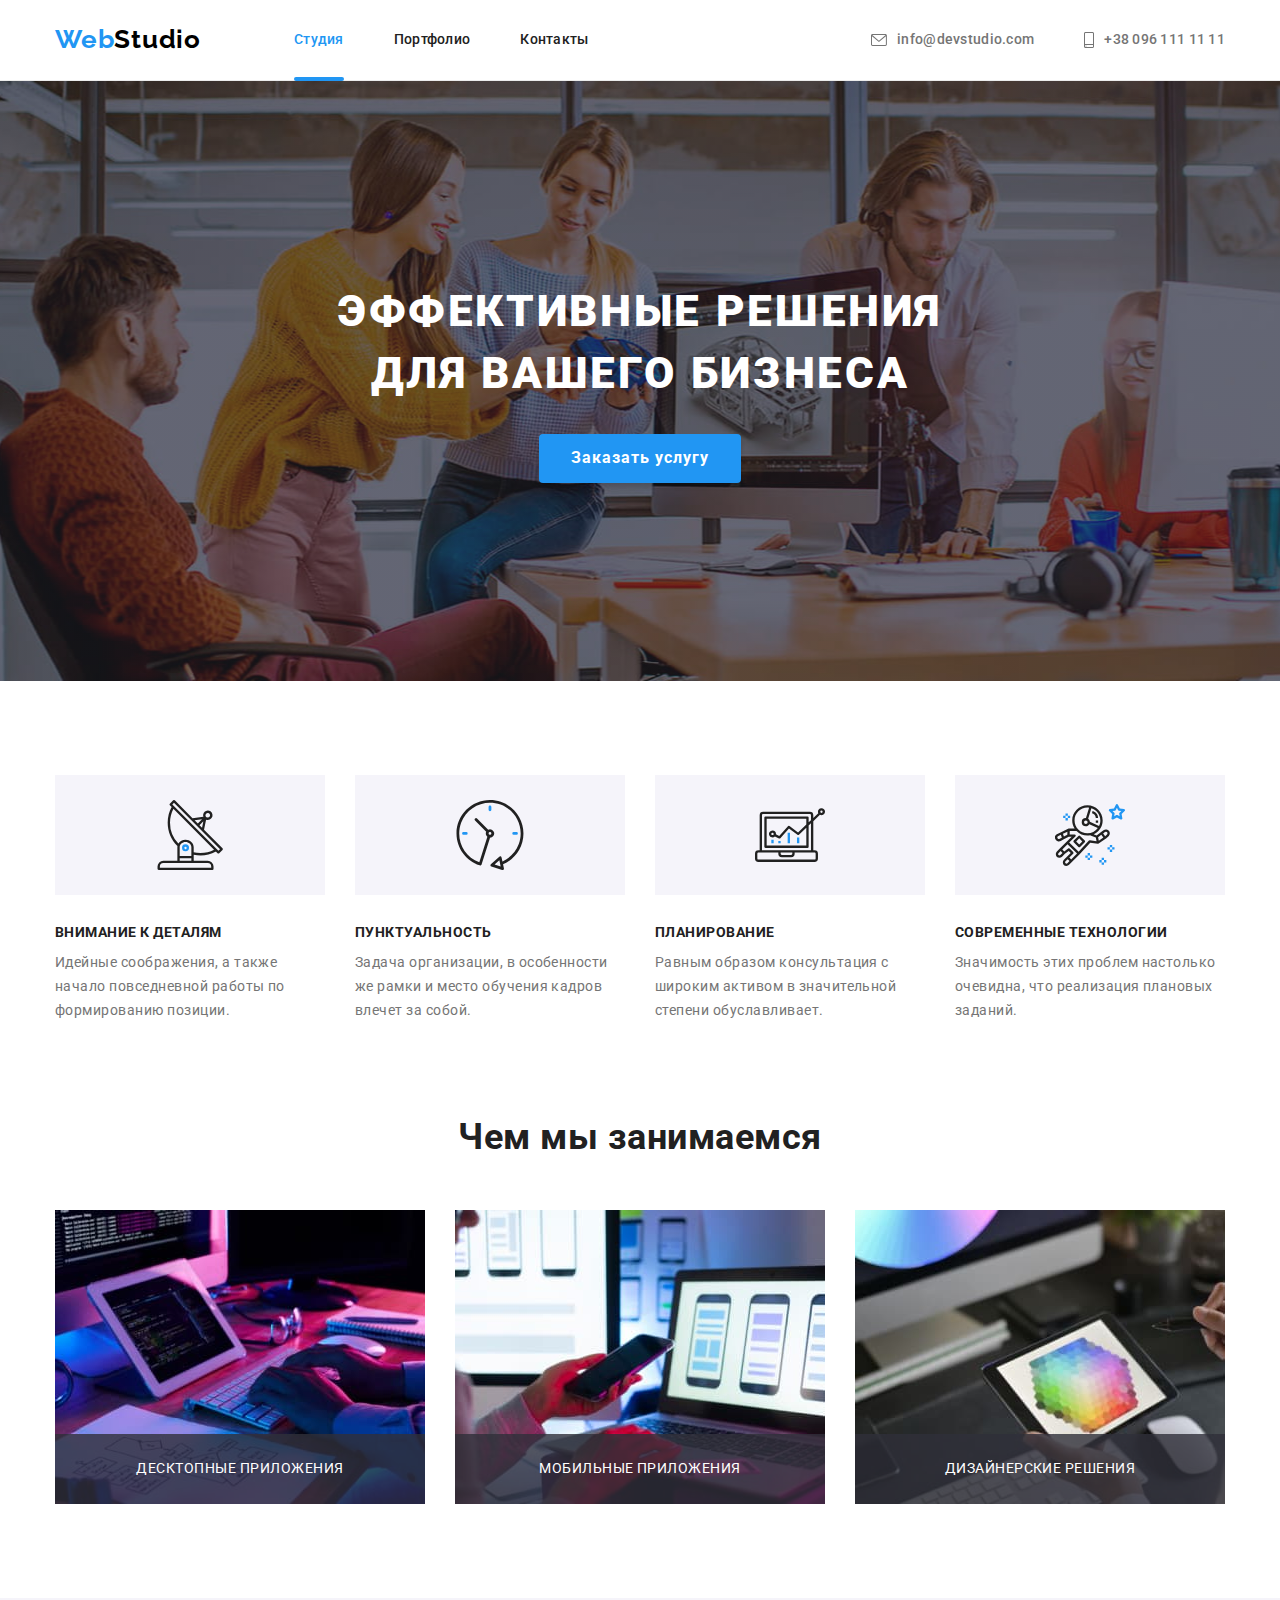
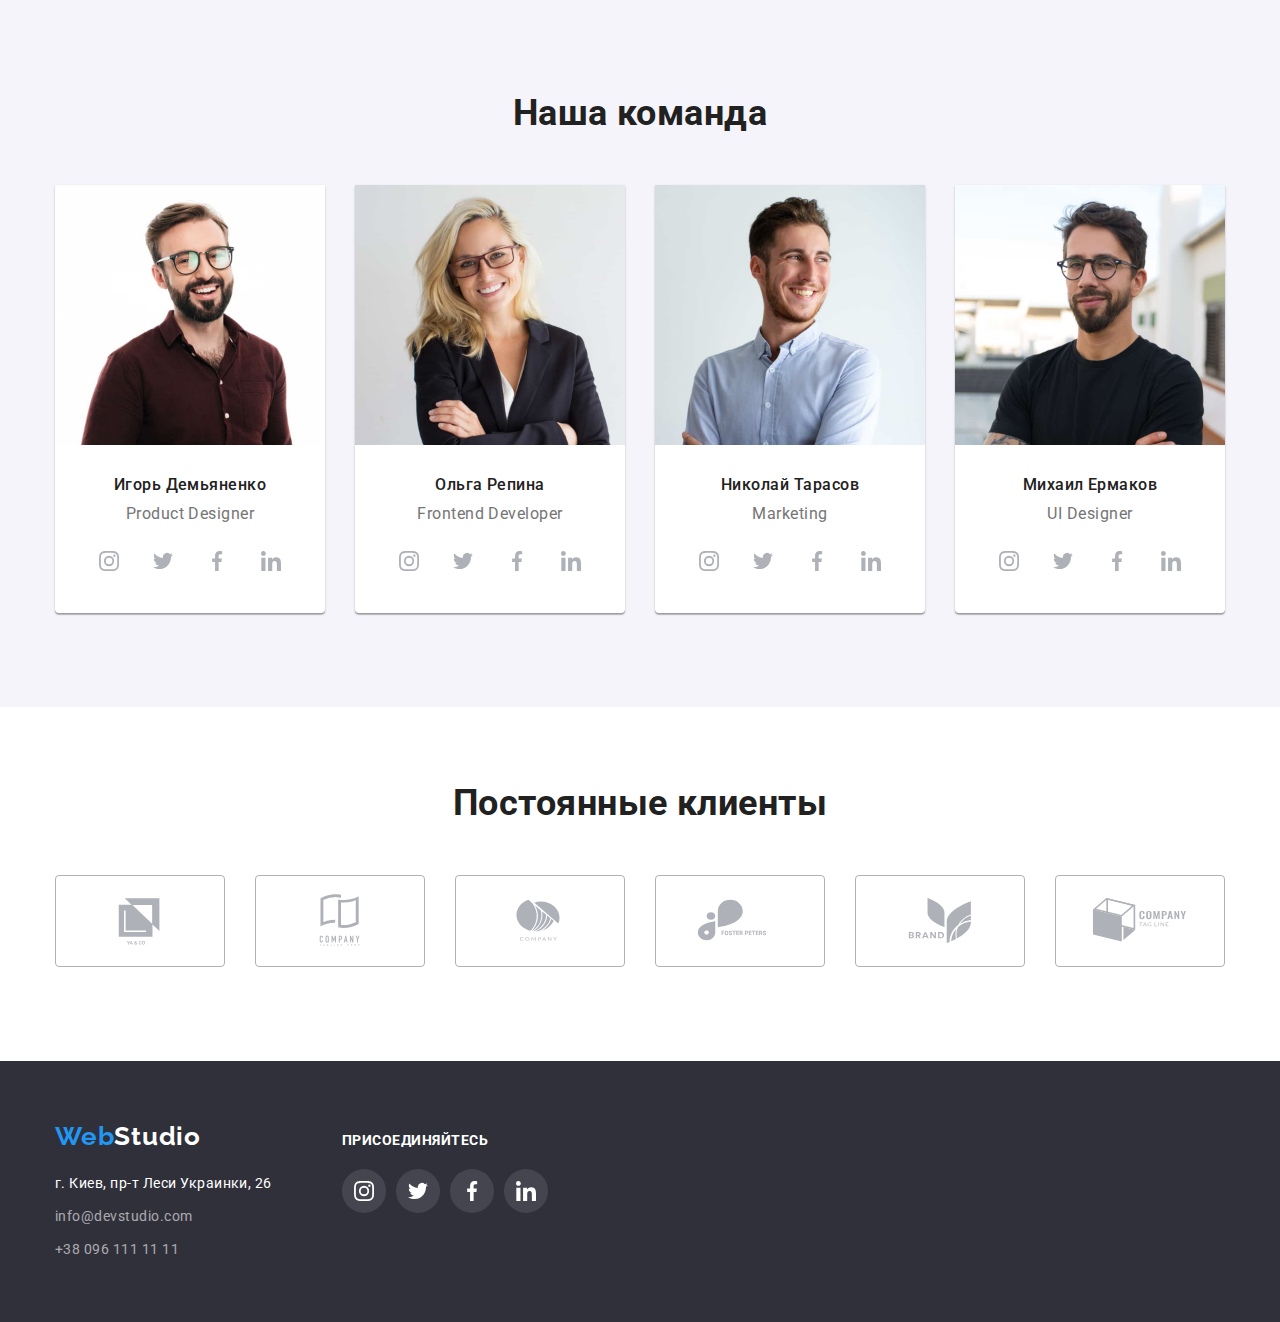
<file: index.html>
<!DOCTYPE html>
<html lang="ru">
<head>
    <meta charset="UTF-8">
    <meta http-equiv="X-UA-Compatible" content="IE=edge">
    <meta name="viewport" content="width=device-width, initial-scale=1.0">
    <title>WebStudio</title>
    <link rel="preconnect" href="https://fonts.googleapis.com">
    <link rel="preconnect" href="https://fonts.gstatic.com" crossorigin>
    <link href="https://fonts.googleapis.com/css2?family=Raleway:wght@700&family=Roboto:wght@400;500;700;900&display=swap"
        rel="stylesheet">
    <link rel="stylesheet" href="https://cdnjs.cloudflare.com/ajax/libs/modern-normalize/1.1.0/modern-normalize.min.css">
    <link rel="stylesheet" href="./css/styles.css">
</head>
<body>
<!-- Шапка -->
<header class="page-header">
    <div class="container flex">
    <nav class="nav-header">
        <a href="./index.html" class="logo list" lang="en">Web<span class="logo-dark">Studio</span></a>
        <ul class="navigation list">
            <li class="nav-item"><a href="./index.html" class="nav-link list page">Студия</a></li>
            <li class="nav-item"><a href="./portfolio.html" class="nav-link list">Портфолио</a></li>
            <li class="nav-item"><a href="" class="nav-link list">Контакты</a></li>
        </ul>  
    </nav>
    <!-- Контакты -->
    <ul class="contacts list">
        <li class="contact-item"><a href="mailto:info@devstudio.com"  class="contact list">
            <svg width="16" height="12">
                <use href="./images/icons.svg#icon-envelope"></use>
            </svg>
            info@devstudio.com</a></li>
        <li class="contact-item"><a href="tel:+380961111111"  class="contact list">
            <svg width="10" height="16">
                <use href="./images/icons.svg#icon-smartphone"></use>
            </svg>
            +38 096 111 11 11</a></li>
    </ul>
    </div>
</header> 
   
<main>

    <section class="hero">
        <div class="container">
            <h1 class="hero-title">Эффективные решения <br> для вашего бизнеса</h1>
            <button type="button" class="btn" data-modal-open>Заказать услугу</button>
        </div>
        
        <div class="backdrop is-hidden" data-modal>
            <div class="modal">
                <button class="btn-close" type="button" data-modal-close>
                    <svg class="modal-close" width="18" height="18">
                        <use href="./images/icons.svg#icon-close"></use>
                    </svg>
                </button>
            </div>
        </div> 
    </section>
   
<!-- Наши преимущества -->
    <section class="features">
        <div class="container">
            <h2 class="title visually-hidden">Наши преимущества</h2>
            <ul class="features-list list">
                <li class="feature exs">
                    <div class="tumb">
                    <svg class="feature-icon">
                        <use href="./images/icons.svg#icon-icon-satellite"></use>
                    </svg>
                    </div>
                    <h3 class="feature-title">Внимание к деталям</h3>
                    <p class="feature-text">Идейные соображения, а также начало повседневной работы по формированию позиции.</p>
                </li>
                <li class="feature">
                    <div class="tumb">
                    <svg class="feature-icon">
                        <use href="./images/icons.svg#icon-icon-clock"></use>
                    </svg>
                    </div>
                    <h3 class="feature-title">Пунктуальность</h3>
                    <p class="feature-text">Задача организации, в особенности же рамки и место обучения кадров влечет за собой.</p>
                </li>
                <li class="feature">
                    <div class="tumb">
                    <svg class="feature-icon">
                        <use href="./images/icons.svg#icon-icon-diagram"></use>
                    </svg>
                    </div>
                    <h3 class="feature-title">Планирование</h3>
                    <p class="feature-text">Равным образом консультация с широким активом в значительной степени обуславливает.</p>
                </li>
                <li class="feature">
                    <div class="tumb">
                    <svg class="feature-icon">
                        <use href="./images/icons.svg#icon-icon-astronaut"></use>
                    </svg>
                    </div>
                    <h3 class="feature-title">Современные технологии</h3>
                    <p class="feature-text">Значимость этих проблем настолько очевидна, что реализация плановых заданий.</p>
                </li>
            </ul>
        </div>
    </section>
<!-- Чем мы занимаемся -->
    <section class="services">
        <div class="container">
            <h2 class="title">Чем мы занимаемся</h2>
            <ul class="services-list list"> 
                <li class="service-item"><img src="./images/webstudio/box_1.jpg" alt="Вид услуги" width="370" height="294">
                <p class="service-title">Десктопные приложения</p></li>
                <li class="service-item"><img src="./images/webstudio/box_2.jpg" alt="Вид услуги" width="370" height="294">
                <p class="service-title">Мобильные приложения</p></li>
                <li class="service-item"><img src="./images/webstudio/box_3.jpg" alt="Вид услуги" width="370" height="294">
                <p class="service-title">Дизайнерские решения</p></li>
            </ul>
        </div>
    </section>
<!-- Наша команда -->
    <section class="employees">
        <div class="container">
            <h2 class="title">Наша команда</h2>
            <ul class="employees-list list">
                <li class="employee-item">
                    <img src="./images/webstudio/product-designer.jpg" alt="Фото сотрудника" width="270" height="260">
                    <div class="card-name">
                    <h3 class="employee-name">Игорь Демьяненко</h3>
                    <p class="employee-vacancy" lang="en">Product Designer</p>
                    <ul class="socials-list list">
                        <li class="social-item"><a class="social-link" href="" target="_blank" rel="noopener noreferrer" aria-label="Иконка Instagram">
                                <svg class="social-icon" width="20" height="20">
                                    <use href="./images/icons.svg#icon-icon-footer-instagram"></use>
                                </svg></a>
                        </li>
                        <li class="social-item"><a class="social-link" href="" target="_blank" rel="noopener noreferrer" aria-label="Иконка Twitter">
                                <svg class="social-icon" width="20" height="20">
                                    <use href="./images/icons.svg#icon-icon-footer-twitter"></use>
                                </svg></a>
                        </li>
                        <li class="social-item"><a class="social-link" href="" target="_blank" rel="noopener noreferrer" aria-label="Иконка Facebook">
                                <svg class="social-icon" width="20" height="20">
                                    <use href="./images/icons.svg#icon-icon-footer-facebook"></use>
                                </svg></a>
                        </li>
                        <li class="social-item"><a class="social-link" href="" target="_blank" rel="noopener noreferrer" aria-label="Иконка Linkedin">
                                <svg class="social-icon" width="20" height="20">
                                    <use href="./images/icons.svg#icon-icon-footer-linkedin"></use>
                                </svg></a>
                        </li>
                    </ul></div>
                </li>
                <li class="employee-item">
                    <img src="./images/webstudio/frontend-developer.jpg" alt="Фото сотрудника" width="270" height="260">
                    <div class="card-name">
                    <h3 class="employee-name">Ольга Репина</h3>
                    <p class="employee-vacancy" lang="en">Frontend Developer</p>
                <ul class="socials-list list">
                <li class="social-item"><a class="social-link" href="" target="_blank" rel="noopener noreferrer" aria-label="Иконка Instagram">
                        <svg class="social-icon" width="20" height="20">
                            <use href="./images/icons.svg#icon-icon-footer-instagram"></use>
                        </svg></a></li>
                <li class="social-item"><a class="social-link" href="" target="_blank" rel="noopener noreferrer" aria-label="Иконка Twitter">
                        <svg class="social-icon" width="20" height="20">
                            <use href="./images/icons.svg#icon-icon-footer-twitter"></use>
                        </svg></a></li>
                <li class="social-item"><a class="social-link" href="" target="_blank" rel="noopener noreferrer" aria-label="Иконка Facebook">
                        <svg class="social-icon" width="20" height="20">
                            <use href="./images/icons.svg#icon-icon-footer-facebook"></use>
                        </svg></a></li>
                <li class="social-item"><a class="social-link" href="" target="_blank" rel="noopener noreferrer" aria-label="Иконка Linkedin">
                        <svg class="social-icon" width="20" height="20">
                            <use href="./images/icons.svg#icon-icon-footer-linkedin"></use>
                        </svg></a></li>
                </ul> </div>
                </li>
                <li class="employee-item">
                    <img src="./images/webstudio/marketing.jpg" alt="Фото сотрудника" width="270" height="260">
                    <div class="card-name">
                    <h3 class="employee-name">Николай Тарасов</h3>
                    <p class="employee-vacancy" lang="en">Marketing</p>
                    <ul class="socials-list list">
                    <li class="social-item"><a class="social-link" href="" target="_blank" rel="noopener noreferrer" aria-label="Иконка Instagram">
                            <svg class="social-icon" width="20" height="20">
                                <use href="./images/icons.svg#icon-icon-footer-instagram"></use>
                            </svg></a></li>
                    <li class="social-item"><a class="social-link" href="" target="_blank" rel="noopener noreferrer" aria-label="Иконка Twitter">
                            <svg class="social-icon" width="20" height="20">
                                <use href="./images/icons.svg#icon-icon-footer-twitter"></use>
                            </svg></a></li>
                    <li class="social-item"><a class="social-link" href="" target="_blank" rel="noopener noreferrer" aria-label="Иконка Facebook">
                            <svg class="social-icon" width="20" height="20">
                                <use href="./images/icons.svg#icon-icon-footer-facebook"></use>
                            </svg></a></li>
                    <li class="social-item"><a class="social-link" href="" target="_blank" rel="noopener noreferrer" aria-label="Иконка Linkedin">
                            <svg class="social-icon" width="20" height="20">
                                <use href="./images/icons.svg#icon-icon-footer-linkedin"></use>
                            </svg></a></li>
                    </ul> </div>
                </li>
                <li class="employee-item">
                    <img src="./images/webstudio/designer.jpg" alt="Фото сотрудника" width="270" height="260">
                    <div class="card-name">
                    <h3 class="employee-name">Михаил Ермаков</h3>
                    <p class="employee-vacancy" lang="en">UI Designer</p>
                    <ul class="socials-list list">
                    <li class="social-item"><a class="social-link" href="" target="_blank" rel="noopener noreferrer" aria-label="Иконка Instagram">
                            <svg class="social-icon" width="20" height="20">
                                <use href="./images/icons.svg#icon-icon-footer-instagram"></use>
                            </svg></a></li>
                    <li class="social-item"><a class="social-link" href="" target="_blank" rel="noopener noreferrer" aria-label="Иконка Twitter">
                            <svg class="social-icon" width="20" height="20">
                                <use href="./images/icons.svg#icon-icon-footer-twitter"></use>
                            </svg></a></li>
                    <li class="social-item"><a class="social-link" href="" target="_blank" rel="noopener noreferrer" aria-label="Иконка Facebook">
                            <svg class="social-icon" width="20" height="20">
                                <use href="./images/icons.svg#icon-icon-footer-facebook"></use>
                            </svg></a></li>
                    <li class="social-item"><a class="social-link" href="" target="_blank" rel="noopener noreferrer" aria-label="Иконка Linkedin">
                            <svg class="social-icon" width="20" height="20">
                                <use href="./images/icons.svg#icon-icon-footer-linkedin"></use>
                            </svg></a></li>
                    </ul> </div>
                </li>
            </ul>
        </div>
    </section>

<!-- Постоянные клиенты -->
<section class="clients">
    <div class="container">
        <h2 class="title">Постоянные клиенты</h2>
        <ul class="clients-list list">
            <li class="client-item"><a class="client-link" href="" target="_blank" rel="noopener noreferrer"  aria-label="Логотип компании клиента">  
                <svg class="client-icon" width="106" height="60">
                    <use href="./images/icons.svg#icon-icon-group-yago"></use>
                </svg>
            </a></li>
            <li class="client-item"><a class="client-link" href="" target="_blank" rel="noopener noreferrer"  aria-label="Логотип компании клиента">
                <svg class="client-icon" width="106" height="60">
                    <use href="./images/icons.svg#icon-icon-group-company"></use>
                </svg>
            </a></li>
            <li class="client-item"><a class="client-link" href="" target="_blank" rel="noopener noreferrer"  aria-label="Логотип компании клиента">
                <svg class="client-icon" width="106" height="60">
                    <use href="./images/icons.svg#icon-icon-group"></use>
                </svg>
            </a></li>
            <li class="client-item"><a class="client-link" href="" target="_blank" rel="noopener noreferrer"  aria-label="Логотип компании клиента">
                <svg class="client-icon" width="106" height="60">
                    <use href="./images/icons.svg#icon-icon-group-foster"></use>
                </svg>
            </a></li>
            <li class="client-item"><a class="client-link" href="" target="_blank" rel="noopener noreferrer" aria-label="Логотип компании клиента">
                <svg class="client-icon" width="106" height="60">
                    <use href="./images/icons.svg#icon-icon-group-brand"></use>
                </svg>
            </a></li>
            <li class="client-item"><a class="client-link" href="" target="_blank" rel="noopener noreferrer" aria-label="Логотип компании клиента">
                <svg class="client-icon" width="106" height="60">
                    <use href="./images/icons.svg#icon-icon-group-tag"></use>
                </svg>
            </a></li>
        </ul>
    </div>
</section>

</main>  
<!-- Футер -->
<footer class="footer">
    <div class="container">
        <div class="footer-block">
            <a href="./index.html" class="logo list" lang="en">Web<span class="logo-white">Studio</span></a>
            <address class="address">
                <ul class="address-list list">
                    <li class="address-item"><a href="https://goo.gl/maps/JgttxcSjsCRz3jdd9" class="address-contact list text" target="_blank"
                    rel="noopener noreferrer">г. Киев, пр-т Леси Украинки, 26 </a></li>
                    <li class="address-item"><a href="mailto:info@devstudio.com" class="address-contact list">info@devstudio.com</a></li>
                    <li class="address-item"><a href="tel:+380961111111" class="address-contact list">+38 096 111 11 11</a></li>
                </ul>
            </address>
        </div>    
        <div class="footer-block">
            <p class="socials text">Присоединяйтесь</p>
            <ul class="socials-list list">
                <li class="social-item"><a class="social-link" href="" target="_blank" rel="noopener noreferrer"
                        aria-label="наш Instagram"><svg class="social-icon" width="20" height="20">
                            <use href="./images/icons.svg#icon-icon-footer-instagram"></use>
                        </svg></a></li>
                <li class="social-item"><a class="social-link" href="" target="_blank" rel="noopener noreferrer"
                        aria-label="наш Twitter"><svg class="social-icon" width="20" height="20">
                            <use href="./images/icons.svg#icon-icon-footer-twitter"></use>
                        </svg></a></li>
                <li class="social-item"><a class="social-link" href="" target="_blank" rel="noopener noreferrer"
                        aria-label="наш Facebook"><svg class="social-icon" width="20" height="20">
                            <use href="./images/icons.svg#icon-icon-footer-facebook"></use>
                        </svg></a></li>
                <li class="social-item"><a class="social-link" href="" target="_blank" rel="noopener noreferrer"
                        aria-label="наш Linkedin"><svg class="social-icon" width="20" height="20">
                            <use href="./images/icons.svg#icon-icon-footer-linkedin"></use>
                        </svg></a></li>
            </ul>
        </div>
    </div>
</footer>

<script src="./js/modal.js"></script>
</body>
</html>
</file>
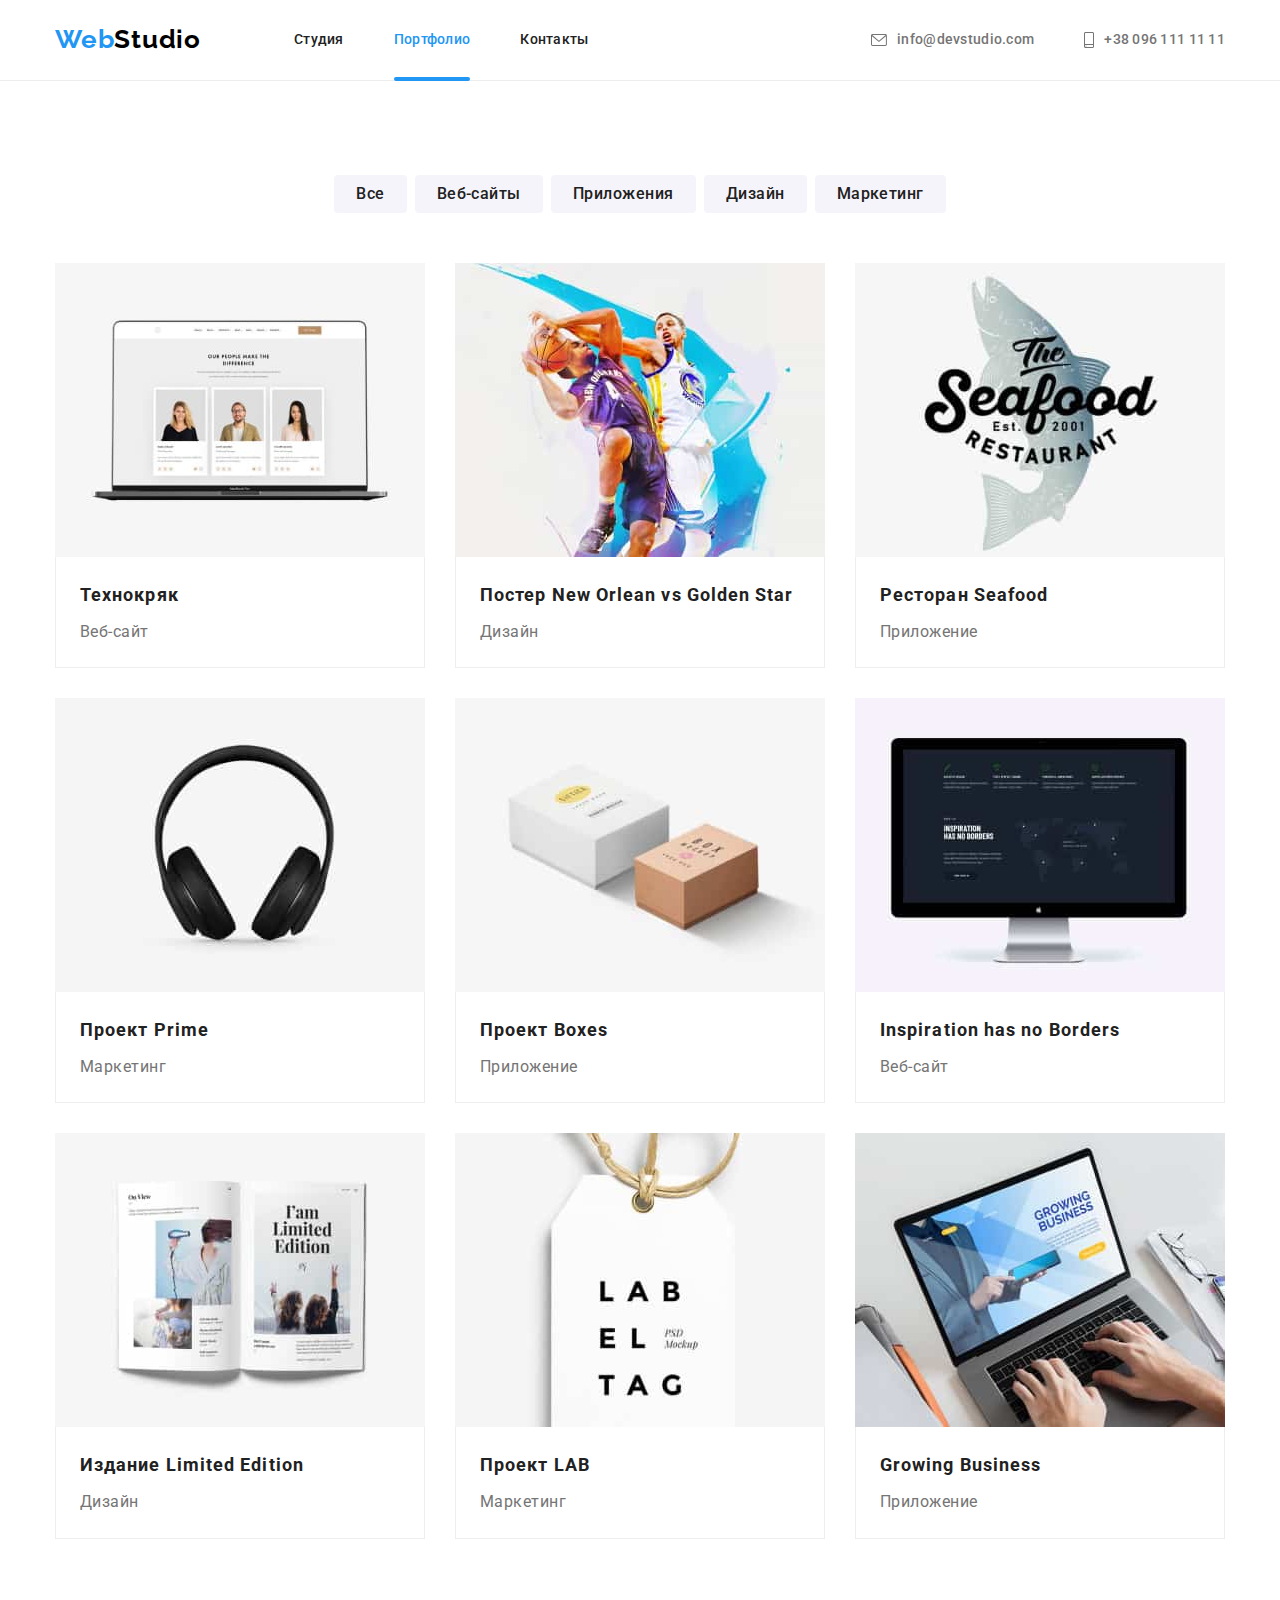
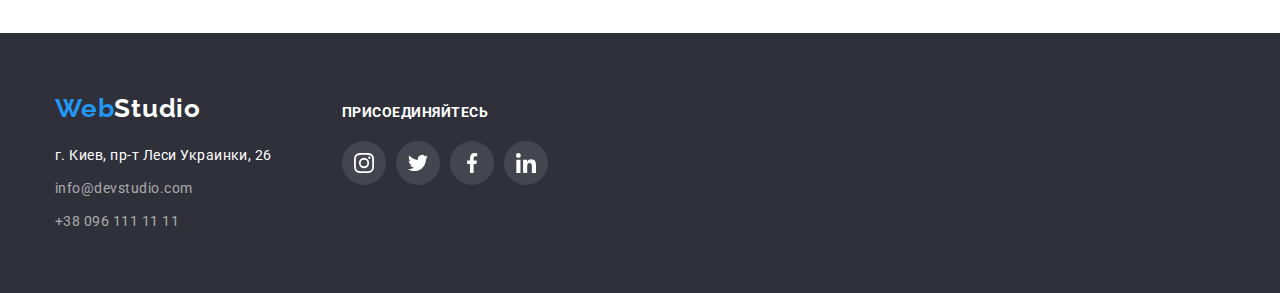
<file: portfolio.html>
<!DOCTYPE html>
<html lang="ru">

<head>
    <meta charset="UTF-8">
    <meta http-equiv="X-UA-Compatible" content="IE=edge">
    <meta name="viewport" content="width=device-width, initial-scale=1.0">
    <title>Portfolio</title>
    <link rel="preconnect" href="https://fonts.googleapis.com">
    <link rel="preconnect" href="https://fonts.gstatic.com" crossorigin>
    <link href="https://fonts.googleapis.com/css2?family=Raleway:wght@700&family=Roboto:wght@400;500;700;900&display=swap"
        rel="stylesheet">
    <link rel="stylesheet" href="https://cdnjs.cloudflare.com/ajax/libs/modern-normalize/1.1.0/modern-normalize.min.css">
    <link rel="stylesheet" href="./css/styles.css">
</head>

<body>
<!-- Шапка -->
    <header class="page-header">
        <div class="container flex">
            <nav class="nav-header">
                <a href="./index.html" class="logo list" lang="en">Web<span class="logo-dark">Studio</span></a>
                <ul class="navigation list">
                    <li class="nav-item"><a href="./index.html" class="nav-link list">Студия</a></li>
                    <li class="nav-item"><a href="./portfolio.html" class="nav-link list page">Портфолио</a></li>
                    <li class="nav-item"><a href="" class="nav-link list">Контакты</a></li>
                </ul>
            </nav>
            <!-- Контакты -->
            <ul class="contacts list">
                <li class="contact-item"><a href="mailto:info@devstudio.com" class="contact list">
                        <svg width="16" height="12">
                            <use href="./images/icons.svg#icon-envelope"></use>
                        </svg>
                        info@devstudio.com</a></li>
                <li class="contact-item"><a href="tel:+380961111111" class="contact list">
                        <svg width="10" height="16">
                            <use href="./images/icons.svg#icon-smartphone"></use>
                        </svg>
                        +38 096 111 11 11</a></li>
            </ul>
        </div>
    </header>

    <main>
        <section class="portfolio-section">
            <div class="container">
                <h1 class="portfolio-title visually-hidden">Наши работы</h1>
        <!-- Фильтр -->
                <ul class="filter list">
                    <li class="filter-item">
                        <button type="button" class="filter-btn">Все</button>
                    </li>
                    <li class="filter-item">
                        <button type="button" class="filter-btn">Веб-сайты</button>
                    </li>
                    <li class="filter-item">
                        <button type="button" class="filter-btn">Приложения</button>
                    </li>
                    <li class="filter-item">
                        <button type="button" class="filter-btn">Дизайн</button>
                    </li>
                    <li class="filter-item">
                        <button type="button" class="filter-btn">Маркетинг</button>
                    </li>
                </ul>
        <!-- Список работ -->
                <ul class="works list">
                    <li class="work-item">
                        <a href="" class="work-link list">
                        <div class="card">
                        <img src="./images/portfolio/pr-tehnokryk.jpg" alt="Постер работы" width="370" height="295">
                        <div class="overlay">
                            <p class="overlay-text">Ресурс предлагает комплексные предложения с разным уровнем функционала и сервисов. Все это
                                позволит посетителю получить
                                исчерпывающие сведения о компании или частном лице.</p>
                        </div>
                        </div>
                        <div class="card-sub">
                        <h2 class="work-title">Технокряк</h2>
                        <p class="work-view">Веб-сайт</p></div></a>
                    </li>
                    <li class="work-item">
                        <a href="" class="work-link list">
                        <div class="card">   
                        <img src="./images/portfolio/pr-poster.jpg" alt="Постер работы" width="370" height="295">
                         <div class="overlay">
                            <p class="overlay-text">Ресурс предлагает комплексные предложения с разным уровнем функционала и сервисов. Все это
                                позволит посетителю получить
                                исчерпывающие сведения о компании или частном лице.</p>
                        </div>
                        </div>
                        <div class="card-sub">
                        <h2 class="work-title">Постер <span lang="en">New Orlean vs Golden Star</span></h2>
                        <p class="work-view">Дизайн</p></div></a>
                    </li>
                    <li class="work-item">
                        <a href="" class="work-link list">
                        <div class="card">  
                        <img src="./images/portfolio/pr-seafood.jpg" alt="Постер работы" width="370" height="295">
                         <div class="overlay">
                            <p class="overlay-text">Ресурс предлагает комплексные предложения с разным уровнем функционала и сервисов. Все это
                                позволит посетителю получить
                                исчерпывающие сведения о компании или частном лице.</p>
                        </div>
                        </div>
                        <div class="card-sub">
                        <h2 class="work-title">Ресторан <span lang="en">Seafood</span></h2>
                        <p class="work-view">Приложение</p></div></a>
                    </li>
                    <li class="work-item">
                        <a href="" class="work-link list">
                        <div class="card">
                        <img src="./images/portfolio/pr-prime.jpg" alt="Постер работы" width="370" height="295">
                         <div class="overlay">
                            <p class="overlay-text">Ресурс предлагает комплексные предложения с разным уровнем функционала и сервисов. Все это
                                позволит посетителю получить
                                исчерпывающие сведения о компании или частном лице.</p>
                        </div>
                        </div> 
                        <div class="card-sub">
                        <h2 class="work-title">Проект <span lang="en">Prime</span></h2>
                        <p class="work-view">Маркетинг</p></div></a>
                    </li>
                    <li class="work-item">
                        <a href="" class="work-link list">
                        <div class="card">
                        <img src="./images/portfolio/pr-boxes.jpg" alt="Постер работы" width="370" height="295">
                         <div class="overlay">
                            <p class="overlay-text">Ресурс предлагает комплексные предложения с разным уровнем функционала и сервисов. Все это
                                позволит посетителю получить
                                исчерпывающие сведения о компании или частном лице.</p>
                        </div>
                        </div> 
                        <div class="card-sub">
                        <h2 class="work-title">Проект <span lang="en">Boxes</span></h2>
                        <p class="work-view">Приложение</p></div></a>
                    </li>
                    <li class="work-item">
                        <a href="" class="work-link list">
                        <div class="card">
                        <img src="./images/portfolio/pr-inspiration.jpg" alt="Постер работы" width="370" height="295">
                         <div class="overlay">
                            <p class="overlay-text">Ресурс предлагает комплексные предложения с разным уровнем функционала и сервисов. Все это
                                позволит посетителю получить
                                исчерпывающие сведения о компании или частном лице.</p>
                        </div>
                        </div> 
                        <div class="card-sub">
                        <h2 class="work-title"><span lang="en">Inspiration has no Borders</span></h2>
                        <p class="work-view">Веб-сайт</p></div></a> 
                    </li>
                    <li class="work-item">
                        <a href="" class="work-link list">
                        <div class="card">
                        <img src="./images/portfolio/pr-limited.jpg" alt="Постер работы" width="370" height="295">
                         <div class="overlay">
                            <p class="overlay-text">Ресурс предлагает комплексные предложения с разным уровнем функционала и сервисов. Все это
                                позволит посетителю получить
                                исчерпывающие сведения о компании или частном лице.</p>
                        </div>
                        </div> 
                        <div class="card-sub">
                        <h2 class="work-title">Издание <span lang="en">Limited Edition</span></h2>
                        <p class="work-view">Дизайн</p></div></a>
                    </li>
                    <li class="work-item">
                        <a href="" class="work-link list">
                        <div class="card">
                        <img src="./images/portfolio/pr-la.jpg" alt="Постер работы" width="370" height="295">
                         <div class="overlay">
                            <p class="overlay-text">Ресурс предлагает комплексные предложения с разным уровнем функционала и сервисов. Все это
                                позволит посетителю получить
                                исчерпывающие сведения о компании или частном лице.</p>
                        </div>
                        </div> 
                        <div class="card-sub">
                        <h2 class="work-title">Проект <span lang="en">LAB</span></h2>
                        <p class="work-view">Маркетинг</p></div></a> 
                    </li>
                    <li class="work-item">
                        <a href="" class="work-link list">
                        <div class="card">
                        <img src="./images/portfolio/pr-gbusiness.jpg" alt="Постер работы" width="370" height="295">
                         <div class="overlay">
                            <p class="overlay-text">Ресурс предлагает комплексные предложения с разным уровнем функционала и сервисов. Все это
                                позволит посетителю получить
                                исчерпывающие сведения о компании или частном лице.</p>
                        </div>
                        </div> 
                        <div class="card-sub"> 
                        <h2 class="work-title"><span lang="en">Growing Business</span></h2>
                        <p class="work-view">Приложение</p></div></a>
                    </li>
                </ul>
            </div>
        </section>
    </main>


 <!-- Футер -->
<footer class="footer">
    <div class="container">
        <div class="footer-block">
            <a href="./index.html" class="logo list" lang="en">Web<span class="logo-white">Studio</span></a>
            <address class="address">
                <ul class="address-list list">
                    <li class="address-item"><a href="https://goo.gl/maps/JgttxcSjsCRz3jdd9"
                            class="address-contact list text" target="_blank" rel="noopener noreferrer">г. Киев, пр-т
                            Леси Украинки, 26 </a></li>
                    <li class="address-item"><a href="mailto:info@devstudio.com"
                            class="address-contact list">info@devstudio.com</a></li>
                    <li class="address-item"><a href="tel:+380961111111" class="address-contact list">+38 096 111 11
                            11</a></li>
                </ul>
            </address>
        </div>
        <div class="footer-block">
            <p class="socials text">Присоединяйтесь</p>
            <ul class="socials-list list">
                <li class="social-item"><a class="social-link" href="" target="_blank" rel="noopener noreferrer" aria-label="наш Instagram">
                        <svg class="social-icon" width="20" height="20">
                            <use href="./images/icons.svg#icon-icon-footer-instagram"></use>
                        </svg></a></li>
                <li class="social-item"><a class="social-link" href="" target="_blank" rel="noopener noreferrer" aria-label="наш Twitter">
                        <svg class="social-icon" width="20" height="20">
                            <use href="./images/icons.svg#icon-icon-footer-twitter"></use>
                        </svg></a></li>
                <li class="social-item"><a class="social-link" href="" target="_blank" rel="noopener noreferrer" aria-label="наш Facebook">
                        <svg class="social-icon" width="20" height="20">
                            <use href="./images/icons.svg#icon-icon-footer-facebook"></use>
                        </svg></a></li>
                <li class="social-item"><a class="social-link" href="" target="_blank" rel="noopener noreferrer" aria-label="наш Linkedin">
                        <svg class="social-icon" width="20" height="20">
                            <use href="./images/icons.svg#icon-icon-footer-linkedin"></use>
                        </svg></a></li>
            </ul>
        </div>
    </div>
</footer>

</body>
</html>
</file>
<file: css/styles.css>
:root {
    /* font family */
    --main-font:'Roboto', sans-serif;
    --second-font:'Raleway', sans-serif;
    /* text colors */
    --text-color: #757575;
    --titlt-color: #212121;
    --adress-color: rgba(255, 255, 255, 0.6);
    --logo-dark-color: #000000;
    --white-color: #FFFFFF;
    --icon-color:#AFB1B8;
    /* background colors */
    --main-bg-color:#FFFFFF;
    --second-bg-color:#2F303A;
    --bg-color: #F5F4FA;
    --bg-hero-color: #C4C4C4;
    --accent-color: #2196F3;
    --second-accent-color:#188CE8;
    --overlay-bg-color:rgba(32, 148, 243, 0.902);
    --socials-bg-color: rgba(255, 255, 255, 0.1);
    --backdrop-bg-color:rgba(0, 0, 0, 0.2);
    /* border colors */
    --border-color:#EEEEEE;
    --border-header-color:#ECECEC;
    --border-close-color: rgba(0, 0, 0, 0.1);
    /* shadows */
    --team-shadow: 0px 1px 3px rgba(0, 0, 0, 0.12),
    0px 1px 1px rgba(0, 0, 0, 0.14),
    0px 2px 1px rgba(0, 0, 0, 0.2);
    --filter-shadow: 0px 3px 1px rgba(0, 0, 0, 0.1),
    0px 1px 2px rgba(0, 0, 0, 0.08),
    0px 2px 2px rgba(0, 0, 0, 0.12);
    --portfolio-card-shadow: 0px 1px 1px rgba(0, 0, 0, 0.12),
    0px 4px 4px rgba(0, 0, 0, 0.06),
    1px 4px 6px rgba(0, 0, 0, 0.16);

   
}


.list {
    list-style: none;
    text-decoration: none;
    margin: 0;
    padding: 0;
   
}

html {
    scroll-behavior: smooth;
}

body {
    font-family: var(--main-font);
    font-weight: 400;
    letter-spacing: 0.03em;
    color: var(--text-color);
    background-color: var(--main-bg-color);
}

.container {
    width: 1200px;
    margin: 0 auto;
    padding: 0 15px;
}

p {
    margin: 0;
}

img {
    display: block;
    max-width: 100%;
    height: auto;
}

.visually-hidden {
    position: absolute;
    width: 1px;
    height: 1px;
    margin: -1px;
    border: 0;
    padding: 0;

    white-space: nowrap;
    clip-path: inset(100%);
    clip: rect(0 0 0 0);
    overflow: hidden;
}
/* ********************************************************************* 
*************** Шапка ******************** 
********************************************************************** */

.page-header {
    border-bottom: 1px solid var(--border-header-color);
}

.flex {
    display: flex;
    justify-content: center;
    align-items: center;
}

.logo {
    display: inline-block;
    font-family:var(--second-font);
    font-weight: 700;
    font-size: 26px;
    line-height: 1.2;
    letter-spacing: 0.03em;
    color: var(--accent-color);
}

.logo-dark {
    color: var(--logo-dark-color);
}

.nav-header {
    display: flex;
    align-items: center;
}

.nav-header>.logo {
    margin-right: 93px;
    padding: 24px 0;
}

.navigation {
    display: flex;
}

.flex>.contacts {
    display: flex;
    margin-left: auto;
}


.nav-item:not(:last-child) {
    margin-right: 50px;
}

.nav-link {
    display: inline-block;
    padding-top: 32px;
    padding-bottom: 32px;
    font-weight: 500;
    font-size: 14px;
    line-height: 1.14;
    letter-spacing: 0.02em;
    color: var(--titlt-color);

    transition: color 250ms cubic-bezier(0.4, 0, 0.2, 1);
}

.nav-link:hover,
.nav-link:focus {
    color: var(--accent-color);
}

.nav-link {
    position: relative;
}

.page {
    color: var(--accent-color);
}

.page::after {
    content: "";
    position: absolute;
    left: 0;
    bottom: -1px;
    display: block;
    background-color: var(--accent-color);
    width: 100%;
    height: 4px;
    border-radius: 2px;
}

.contact {
    display: flex;
    align-items: center;
    font-weight: 500;
    font-size: 14px;
    line-height: 1.1;
    letter-spacing: 0.02em;
    color: var(--text-color);
    fill: currentColor;

    transition: color 250ms cubic-bezier(0.4, 0, 0.2, 1);
}

.contact:hover,
.contact:focus {
    color: var(--accent-color);
    fill: currentColor;
}

.page-header .contact {
    padding-top: 32px;
    padding-bottom: 32px;
}

.page-header .contact-item:not(:last-child) {
    margin-right: 50px;
}

.contact-item svg {
    margin-right: 10px;
    align-items: baseline;
}

/* ********************************************************************* 
*************** Футер ******************** 
********************************************************************** */

.logo-white {
    color: var(--white-color);
}

address {
    font-style: normal;
}

.address-contact {
    display: inline-block;
    font-size: 14px;
    line-height: 1.7;
    color: var(--adress-color);

    transition: color 250ms cubic-bezier(0.4, 0, 0.2, 1);
}

.text {
    color: var(--white-color);
}

.socials {
font-weight: 700;
font-size: 14px;
line-height: 1.14;
text-transform: uppercase;
margin-bottom: 20px;
}


.address-item:not(:last-child) {
    margin-bottom: 9px;
}

.address-contact:hover,
.address-contact:focus {
    color: var(--accent-color);
}

.footer {
    background-color: var(--second-bg-color);
    padding-top: 60px;
    padding-bottom: 60px;
}

.footer .logo {
    display: inline-block;
    padding: 0;
    margin-bottom: 20px;
}

.footer > .container {
     display: flex;
     align-items: baseline;
}
.footer-block:not(:last-child) {
   margin-right: 70px;
}

/* ********************************************************************* 
*************** WebStudio ******************** 
********************************************************************** */

/* ---------- Hero ---------------  */
.hero {
    
    max-width: 1600px;
    height: 600px;
    margin-left: auto;
    margin-right: auto;
    background-image: linear-gradient(to right, rgba(47, 48, 58, 0.4), rgba(47, 48, 58, 0.4)), 
    url(../images/webstudio/background.jpg);
    background-repeat: no-repeat;
    background-position: center;
    background-size: cover;
    background-color:var(--bg-hero-color);
    padding-top: 200px;
    padding-bottom: 200px;
    text-align: center;
}

.hero-title {
    font-weight: 900;
    font-size: 44px;
    line-height: 1.4;
    letter-spacing: 0.06em;
    text-transform: uppercase;
    color: var(--white-color);
    margin-top: 0;
    margin-bottom: 30px;

}

.btn {
    cursor: pointer;
    font-family: inherit;
    font-weight: 700;
    font-size: 16px;
    line-height: 1.8;
    letter-spacing: 0.06em;
    color: var(--white-color);
    background-color: var(--accent-color);
    box-shadow: 0px 4px 4px rgba(0, 0, 0, 0.15);
    padding: 10px 32px;
    border-radius: 4px;
    border: none;

    transition: background-color 250ms cubic-bezier(0.4, 0, 0.2, 1);
}

.btn:hover,
.btn:focus {
    background-color: var(--second-accent-color);
}

.title,
.feature-title {
    font-weight: 700;
    font-size: 36px;
    line-height: 1.2;
    color: var(--titlt-color);
    margin: 0;
}

.title {
    margin-bottom: 50px;
    text-align: center;
}


/* --------------- Наши преимущества ------------ */
.features {
    margin: 0;
    padding-top: 94px;
    padding-bottom: 94px;
}

.tumb {
    height: 120px;
    padding: 100px, 25px;
    margin-bottom: 30px;
    background-color: var(--bg-color);
    display: flex;
    justify-content: center;
    align-items: center;
}

.feature-icon {
    display: block;
    width: 70px;
    height: 70px;
    
}

.feature-title {
    font-size: 14px;
    line-height: 1.14;
    text-transform: uppercase;
    margin-bottom: 10px;
}

.features-list {
    display: flex;
}

.feature:not(:last-child) {
    margin-right: 30px;
}

.feature-text {
    font-size: 14px;
    line-height: 1.7;
    width: 270px;
}
/* ------------ Чем мы занимаемся ----------- */
.services {
    padding-bottom: 94px;
}

.services-list {
    display: flex;
}

.service-item {
    position: relative;
    z-index: -1;
}

.service-item:not(:last-child) {
    margin-right: 30px;
}

.service-title {
    position: absolute;
    bottom: 0;
    left: 0;

    /* padding-top: 27px;
    padding-bottom: 27px;
    text-align: center;   */

    width: 100%;
    height: 70px;
    margin: 0;
    display: flex;
    justify-content: center;
    align-items: center;
    font-size: 14px;
    line-height: 1.14;
    text-transform: uppercase;
    background-color: rgba(47, 48, 58, 0.8);
    color: var(--white-color);
}


/*----------------Наша команда ------------*/
.employees {
    padding-top: 94px;
    padding-bottom: 94px;
    background-color: var(--bg-color);
}

.employees-list {
    display: flex;
    text-align: center;
}

.employee-item {
    width: 270px;
    background-color: var(--white-color);
    border-bottom-left-radius: 4px;
    border-bottom-right-radius: 4px;
    box-shadow: var(--team-shadow);
}

.employee-item:not(:last-child) {
    margin-right: 30px;
}

.employee-name {
    font-weight: 500;
    font-size: 16px;
    line-height: 1.2;
    color: var(--titlt-color);
    margin-top: 0;
    margin-bottom: 10px;
}

.employee-vacancy {
    font-size: 16px;
    line-height: 1.2;
    margin-bottom: 16px;
}

.card-name {
    padding: 30px 0;
}
.card-name > .socials-list{
    justify-content: center;
}

/* ------------ Постоянные клиенты ----------- */
.clients {
    padding-top: 75px;
    padding-bottom: 94px;
    background-color: var(--main-bg-color);
}

.clients-list {
    display: flex;
}

.client-item {
    margin-right: 30px;
}

.client-item:last-child {
    margin-right: 0;
}

.client-link {
    display: flex;
    justify-content: center;
    align-items: center;
    width: 170px;
    height: 92px;
    padding: 32px, 16px;
    border: 1px solid var(--icon-color);
    border-radius: 4px;
    fill: var(--icon-color);

    transition: fill 250ms cubic-bezier(0.4, 0, 0.2, 1), border 250ms cubic-bezier(0.4, 0, 0.2, 1);
}

.client-link:hover,
.client-link:focus {
    fill: var(--accent-color);
    border: 1px solid var(--accent-color);  
}


/* ********************************************************************* 
*************** Portfolio ******************** 
********************************************************************** */

.portfolio-section {
    padding: 94px 0;
}

.filter {
    display: flex;
    justify-content: center;
    margin-bottom: 50px;
}

.filter-btn {
    padding: 6px 22px;
    cursor: pointer;
    font-family: inherit;
    font-weight: 500;
    font-size: 16px;
    line-height: 1.6;
    letter-spacing: 0.03em;
    color: var(--titlt-color);
    background-color: var(--bg-color);
    border-radius: 4px;
    border: none;

    transition: background-color 250ms cubic-bezier(0.4, 0, 0.2, 1), color 250ms cubic-bezier(0.4, 0, 0.2, 1), box-shadow 250ms cubic-bezier(0.4, 0, 0.2, 1);
}

.filter-item:not(:last-child) {
    margin-right: 8px;
}

.filter-btn:hover,
.filter-btn:focus {
    color: var(--white-color);
    background-color: var(--accent-color);
    box-shadow: var(--filter-shadow);
}

.works {
    display: flex;
    flex-wrap: wrap;
    padding: 0;

}

.work-item {
    width: 370px;
}

.work-link:hover,
.work-link:focus {
    box-shadow: var(--portfolio-card-shadow);
}

.work-item:not(:nth-child(3n)) {
    margin-right: 30px;
}

.work-item:not(:nth-last-child(-n+3)) {
    margin-bottom: 30px;
}

.work-link {
    display: block;
    transition: box-shadow 250ms cubic-bezier(0.4, 0, 0.2, 1);
}

.work-title {
    font-weight: 700;
    font-size: 18px;
    line-height: 2;
    letter-spacing: 0.06em;
    color: var(--titlt-color);
    margin: 0;
    margin-bottom: 4px;
}

.work-view {
    font-size: 16px;
    line-height: 1.9;
    color: var(--text-color)
}

.card-sub {
    padding: 20px 24px;
    border: 1px solid var(--border-color);
    border-top: none;
}

/* ******************** CVG ******************** */


.socials-list {
    display: flex;
}

.social-item {
    margin-right: 10px;
    width: 44px;
    height: 44px;
}

.social-item:last-child {
    margin-right: 0px;
}

.social-link {
    display: flex;
    justify-content: center;
    align-items: center;  
    width: 100%;
    height: 100%;
    background-color: var(--socials-bg-color);
    border-radius: 50%;

    transition: background-color 250ms cubic-bezier(0.4, 0, 0.2, 1);
}

.social-icon{
    fill: var(--icon-color);
    transition: fill 250ms cubic-bezier(0.4, 0, 0.2, 1);
}

.social-link:hover,
.social-link:focus {
    background-color: var(--accent-color);
    fill: var(--main-bg-color);
}
.social-link:hover .social-icon,
.social-link:focus .social-icon {
    fill: var(--main-bg-color);
}

.footer .social-icon {
    fill: var(--main-bg-color);
}


/* ******************** Модальное окно ******************** */

.backdrop {
    position: fixed;
    top: 0;
    left: 0;    
    width: 100%;
    height: 100%;
    background-color: var(--backdrop-bg-color);

    transition: visibility 300ms cubic-bezier(0.4, 0, 0.2, 1), opacity 300ms cubic-bezier(0.4, 0, 0.2, 1);

}

.modal {
    position: absolute;
    top: 50%;
    left: 50%;
    transform: translate(-50%, -50%);
    border-radius: 4px;
    background-color: var(--main-bg-color);
    box-shadow: var(--team-shadow);
    width: 528px;
    height: 581px;

    transition: transform 350ms cubic-bezier(0.4, 0, 0.2, 1), visibility 350ms cubic-bezier(0.4, 0, 0.2, 1), opacity 350ms cubic-bezier(0.4, 0, 0.2, 1);

}

.is-hidden {
    opacity: 0;
    pointer-events: none;
    visibility: hidden;
}


.backdrop.is-hidden .modal{
    transform: translate(-50%, 90%);
    
}


.btn-close {
    position: absolute;
    top: 8px;
    right: 8px;
    display: flex;
    justify-content: center;
    align-items: center;
    padding: 0;
    width: 30px;
    height: 30px;
    background-color: var(--main-bg-color);
    border-radius: 50%;
    border: 1px solid var(--border-close-color);
    cursor: pointer;
}

.btn-close:hover .modal-close{
    fill: var(--accent-color);
}

.modal-close {
    fill: var(--logo-dark-color);
    transition: fill 250ms cubic-bezier(0.4, 0, 0.2, 1);
}


  
/*  */

.card {
    position: relative;
    overflow: hidden;
}

.overlay {
    position: absolute;
    top: 0;
    left: 0;
    background-color: var(--overlay-bg-color);
    width: 100%;
    height: 100%;
    padding-left: 24px;
    padding-right: 24px;
    padding-top: 63px;
    
    opacity: 0;
    transform: translateY(100%);
    transition: transform 250ms cubic-bezier(0.4, 0, 0.2, 1), opacity 250ms cubic-bezier(0.4, 0, 0.2, 1);
}

.work-link:hover .overlay,
.work-link:focus .overlay {
    opacity: 1;
    transform: translateY(0);
}

.overlay-text {
    font-weight: 400;
    font-size: 18px;
    line-height: 1.55;
    color: var(--white-color);
}
</file>
